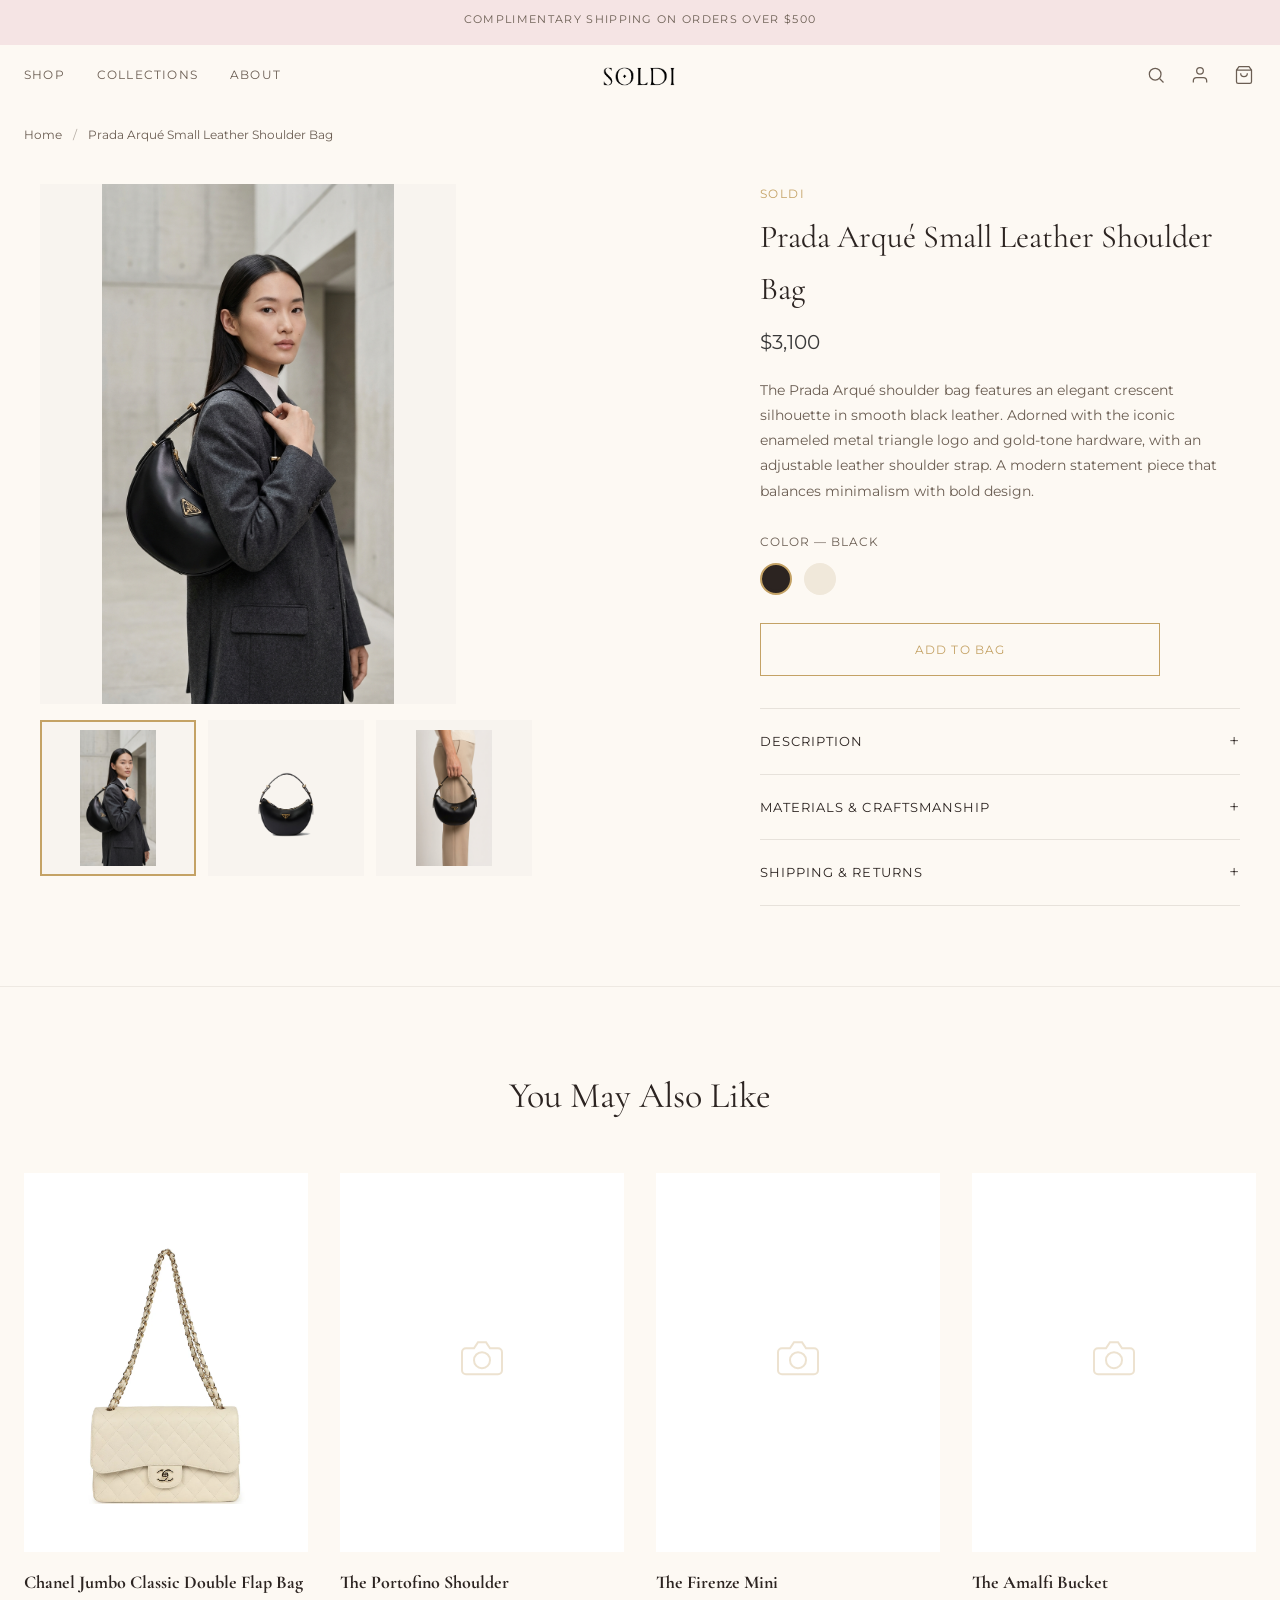
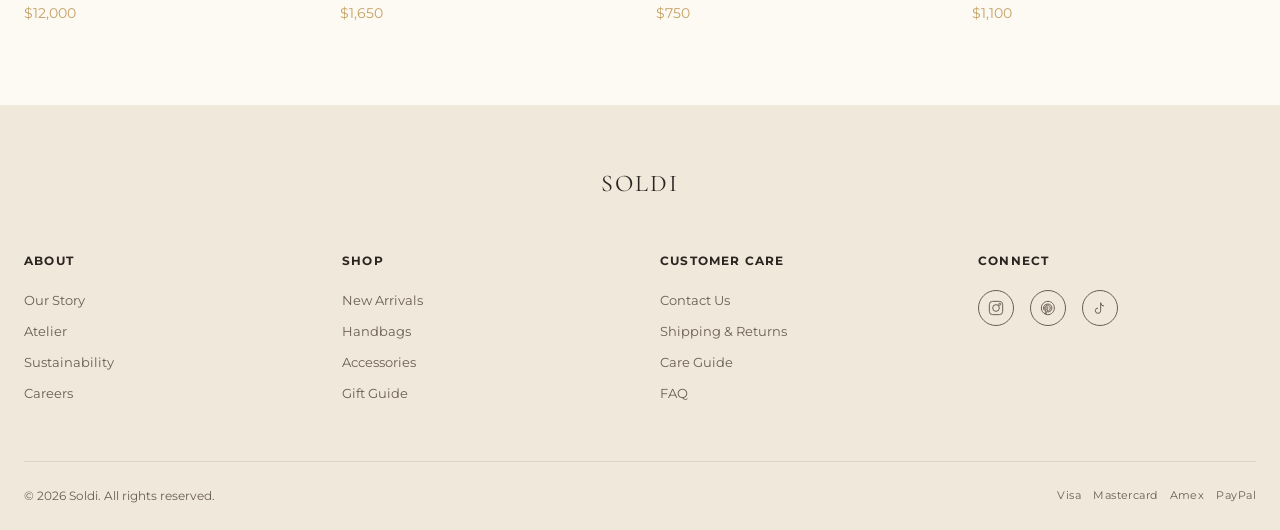
<file: prada.html>
<!DOCTYPE html>
<html lang="en">
<head>
  <meta charset="UTF-8">
  <meta name="viewport" content="width=device-width, initial-scale=1.0, maximum-scale=1.0, user-scalable=no">
  <title>Prada Arqué Small Leather Shoulder Bag — Soldi</title>
  <link rel="preconnect" href="https://fonts.googleapis.com">
  <link rel="preconnect" href="https://fonts.gstatic.com" crossorigin>
  <link href="https://fonts.googleapis.com/css2?family=Cormorant+Garamond:ital,wght@0,300;0,400;0,500;1,400&family=Montserrat:wght@300;400;500&display=swap" rel="stylesheet">
  <link rel="stylesheet" href="css/style.css?v=14">
</head>
<body>

  <!-- Announcement Bar -->
  <div class="announcement-bar">
    <p>Complimentary Shipping on Orders Over $500</p>
  </div>

  <!-- Header -->
  <header class="site-header scrolled">
    <div class="header-inner">
      <div class="hamburger" aria-label="Menu">
        <span></span>
        <span></span>
        <span></span>
      </div>
      <nav class="nav-left">
        <a href="index.html">Shop</a>
        <a href="#">Collections</a>
        <a href="#">About</a>
      </nav>
      <a href="index.html" class="logo">
        <img src="images/logo.png" alt="Soldi">
      </a>
      <div class="nav-right">
        <button class="icon-btn" aria-label="Search">
          <svg viewBox="0 0 24 24"><circle cx="11" cy="11" r="7"/><line x1="16.5" y1="16.5" x2="21" y2="21"/></svg>
        </button>
        <button class="icon-btn" aria-label="Account">
          <svg viewBox="0 0 24 24"><path d="M20 21v-2a4 4 0 00-4-4H8a4 4 0 00-4 4v2"/><circle cx="12" cy="7" r="4"/></svg>
        </button>
        <button class="icon-btn" aria-label="Cart">
          <svg viewBox="0 0 24 24"><path d="M6 2L3 6v14a2 2 0 002 2h14a2 2 0 002-2V6l-3-4zM3 6h18"/><path d="M16 10a4 4 0 01-8 0"/></svg>
        </button>
      </div>
    </div>
  </header>

  <!-- Mobile Drawer -->
  <div class="mobile-drawer">
    <a href="index.html">Shop</a>
    <a href="#">Collections</a>
    <a href="#">About</a>
  </div>

  <!-- Breadcrumb -->
  <div class="breadcrumb">
    <div class="container">
      <a href="index.html">Home</a>
      <span>/</span>
      Prada Arqué Small Leather Shoulder Bag
    </div>
  </div>

  <!-- Product Detail -->
  <section class="product-detail">
    <div class="container">
      <div class="product-detail-inner">

        <!-- Gallery -->
        <div class="product-gallery fade-in">
          <div class="gallery-main">
            <img src="images/prada-arque-model.png" alt="Prada Arqué Small Leather Shoulder Bag" class="gallery-main-img">
          </div>
          <div class="gallery-thumbs">
            <div class="gallery-thumb active" data-img="images/prada-arque-model.png"><img src="images/prada-arque-model.png" alt="Model view"></div>
            <div class="gallery-thumb" data-img="images/prada-arque.png"><img src="images/prada-arque.png" alt="Front view"></div>
            <div class="gallery-thumb" data-img="images/prada-arque-held.png"><img src="images/prada-arque-held.png" alt="Held view"></div>
          </div>
        </div>

        <!-- Product Info -->
        <div class="product-info fade-in">
          <p class="brand-label">Soldi</p>
          <h1 class="product-title">Prada Arqué Small Leather Shoulder Bag</h1>
          <p class="product-price">$3,100</p>
          <p class="product-desc">The Prada Arqué shoulder bag features an elegant crescent silhouette in smooth black leather. Adorned with the iconic enameled metal triangle logo and gold-tone hardware, with an adjustable leather shoulder strap. A modern statement piece that balances minimalism with bold design.</p>

          <!-- Color Selector -->
          <div class="color-selector">
            <p class="color-selector-label">Color — Black</p>
            <div class="color-swatches">
              <div class="swatch swatch-black active"></div>
              <div class="swatch swatch-cream"></div>
            </div>
          </div>

          <!-- Add to Bag -->
          <button class="btn btn-full">Add to Bag</button>

          <!-- Accordions -->
          <div class="accordion-item">
            <div class="accordion-header">
              <span>Description</span>
              <span class="accordion-icon">+</span>
            </div>
            <div class="accordion-content">
              <div class="accordion-content-inner">
                <p>The Arqué small shoulder bag is defined by its crescent moon silhouette, a modern reinterpretation of the hobo bag. Crafted from smooth calf leather with a zip closure and lined interior. Dimensions: 22.5cm W × 18.5cm H × 6.5cm D.</p>
              </div>
            </div>
          </div>

          <div class="accordion-item">
            <div class="accordion-header">
              <span>Materials & Craftsmanship</span>
              <span class="accordion-icon">+</span>
            </div>
            <div class="accordion-content">
              <div class="accordion-content-inner">
                <p>Smooth calf leather exterior. Metal logo lettering with enamel triangle. Gold-tone hardware throughout. Nappa leather lining. Made in Italy. Comes with dust bag and authenticity card.</p>
              </div>
            </div>
          </div>

          <div class="accordion-item">
            <div class="accordion-header">
              <span>Shipping & Returns</span>
              <span class="accordion-icon">+</span>
            </div>
            <div class="accordion-content">
              <div class="accordion-content-inner">
                <p>Complimentary ground shipping on orders over $500. Express shipping available at checkout. We offer a 14-day return policy for unused items in original packaging. For details, visit our Customer Care page.</p>
              </div>
            </div>
          </div>

        </div>
      </div>
    </div>
  </section>

  <!-- You May Also Like -->
  <section class="also-like">
    <div class="container fade-in">
      <h2 class="section-heading">You May Also Like</h2>
      <div class="product-grid">

        <a href="product.html" class="product-card">
          <div class="product-card-image">
            <img src="images/chanel-chain.webp" alt="Chanel Jumbo Classic Double Flap Bag">
          </div>
          <h3 class="product-card-name">Chanel Jumbo Classic Double Flap Bag</h3>
          <p class="product-card-price">$12,000</p>
        </a>

        <a href="product.html" class="product-card">
          <div class="product-card-image">
            <div class="placeholder-icon"><svg viewBox="0 0 24 24"><path d="M20 7h-4l-2-3H10L8 7H4a2 2 0 00-2 2v9a2 2 0 002 2h16a2 2 0 002-2V9a2 2 0 00-2-2z"/><circle cx="12" cy="13" r="4"/></svg></div>
          </div>
          <h3 class="product-card-name">The Portofino Shoulder</h3>
          <p class="product-card-price">$1,650</p>
        </a>

        <a href="product.html" class="product-card">
          <div class="product-card-image">
            <div class="placeholder-icon"><svg viewBox="0 0 24 24"><path d="M20 7h-4l-2-3H10L8 7H4a2 2 0 00-2 2v9a2 2 0 002 2h16a2 2 0 002-2V9a2 2 0 00-2-2z"/><circle cx="12" cy="13" r="4"/></svg></div>
          </div>
          <h3 class="product-card-name">The Firenze Mini</h3>
          <p class="product-card-price">$750</p>
        </a>

        <a href="product.html" class="product-card">
          <div class="product-card-image">
            <div class="placeholder-icon"><svg viewBox="0 0 24 24"><path d="M20 7h-4l-2-3H10L8 7H4a2 2 0 00-2 2v9a2 2 0 002 2h16a2 2 0 002-2V9a2 2 0 00-2-2z"/><circle cx="12" cy="13" r="4"/></svg></div>
          </div>
          <h3 class="product-card-name">The Amalfi Bucket</h3>
          <p class="product-card-price">$1,100</p>
        </a>

      </div>
    </div>
  </section>

  <!-- Footer -->
  <footer class="site-footer">
    <div class="container">
      <div class="footer-logo">
        <span class="logo-text">SOLDI</span>
      </div>
      <div class="footer-grid">
        <div class="footer-col">
          <h4>About</h4>
          <a href="#">Our Story</a>
          <a href="#">Atelier</a>
          <a href="#">Sustainability</a>
          <a href="#">Careers</a>
        </div>
        <div class="footer-col">
          <h4>Shop</h4>
          <a href="#">New Arrivals</a>
          <a href="#">Handbags</a>
          <a href="#">Accessories</a>
          <a href="#">Gift Guide</a>
        </div>
        <div class="footer-col">
          <h4>Customer Care</h4>
          <a href="#">Contact Us</a>
          <a href="#">Shipping & Returns</a>
          <a href="#">Care Guide</a>
          <a href="#">FAQ</a>
        </div>
        <div class="footer-col">
          <h4>Connect</h4>
          <div class="social-links">
            <a href="#" aria-label="Instagram">
              <svg viewBox="0 0 24 24"><rect x="2" y="2" width="20" height="20" rx="5"/><circle cx="12" cy="12" r="5"/><circle cx="17.5" cy="6.5" r="1.5"/></svg>
            </a>
            <a href="#" aria-label="Pinterest">
              <svg viewBox="0 0 24 24"><path d="M12 2C6.48 2 2 6.48 2 12c0 4.08 2.46 7.58 5.97 9.12-.08-.72-.16-1.83.03-2.62.17-.71 1.12-4.75 1.12-4.75s-.29-.57-.29-1.41c0-1.32.77-2.31 1.72-2.31.81 0 1.2.61 1.2 1.34 0 .82-.52 2.04-.79 3.17-.22.95.47 1.72 1.41 1.72 1.69 0 2.99-1.78 2.99-4.36 0-2.28-1.64-3.87-3.98-3.87-2.71 0-4.3 2.03-4.3 4.13 0 .82.31 1.69.71 2.17.08.09.09.18.07.27-.07.3-.24.95-.27 1.08-.04.18-.14.22-.33.13-1.23-.57-2-2.37-2-3.81 0-3.1 2.25-5.95 6.49-5.95 3.41 0 6.06 2.43 6.06 5.67 0 3.39-2.14 6.11-5.1 6.11-1 0-1.93-.52-2.25-1.13l-.61 2.34c-.22.86-.82 1.93-1.22 2.59.92.28 1.9.44 2.91.44 5.52 0 10-4.48 10-10S17.52 2 12 2z"/></svg>
            </a>
            <a href="#" aria-label="TikTok">
              <svg viewBox="0 0 24 24"><path d="M9 12a4 4 0 104 4V4a5 5 0 005 5"/></svg>
            </a>
          </div>
        </div>
      </div>
      <div class="sub-footer">
        <p>&copy; 2026 Soldi. All rights reserved.</p>
        <div class="payment-icons">
          <span>Visa</span>
          <span>Mastercard</span>
          <span>Amex</span>
          <span>PayPal</span>
        </div>
      </div>
    </div>
  </footer>

  <script src="js/main.js"></script>
</body>
</html>
</file>
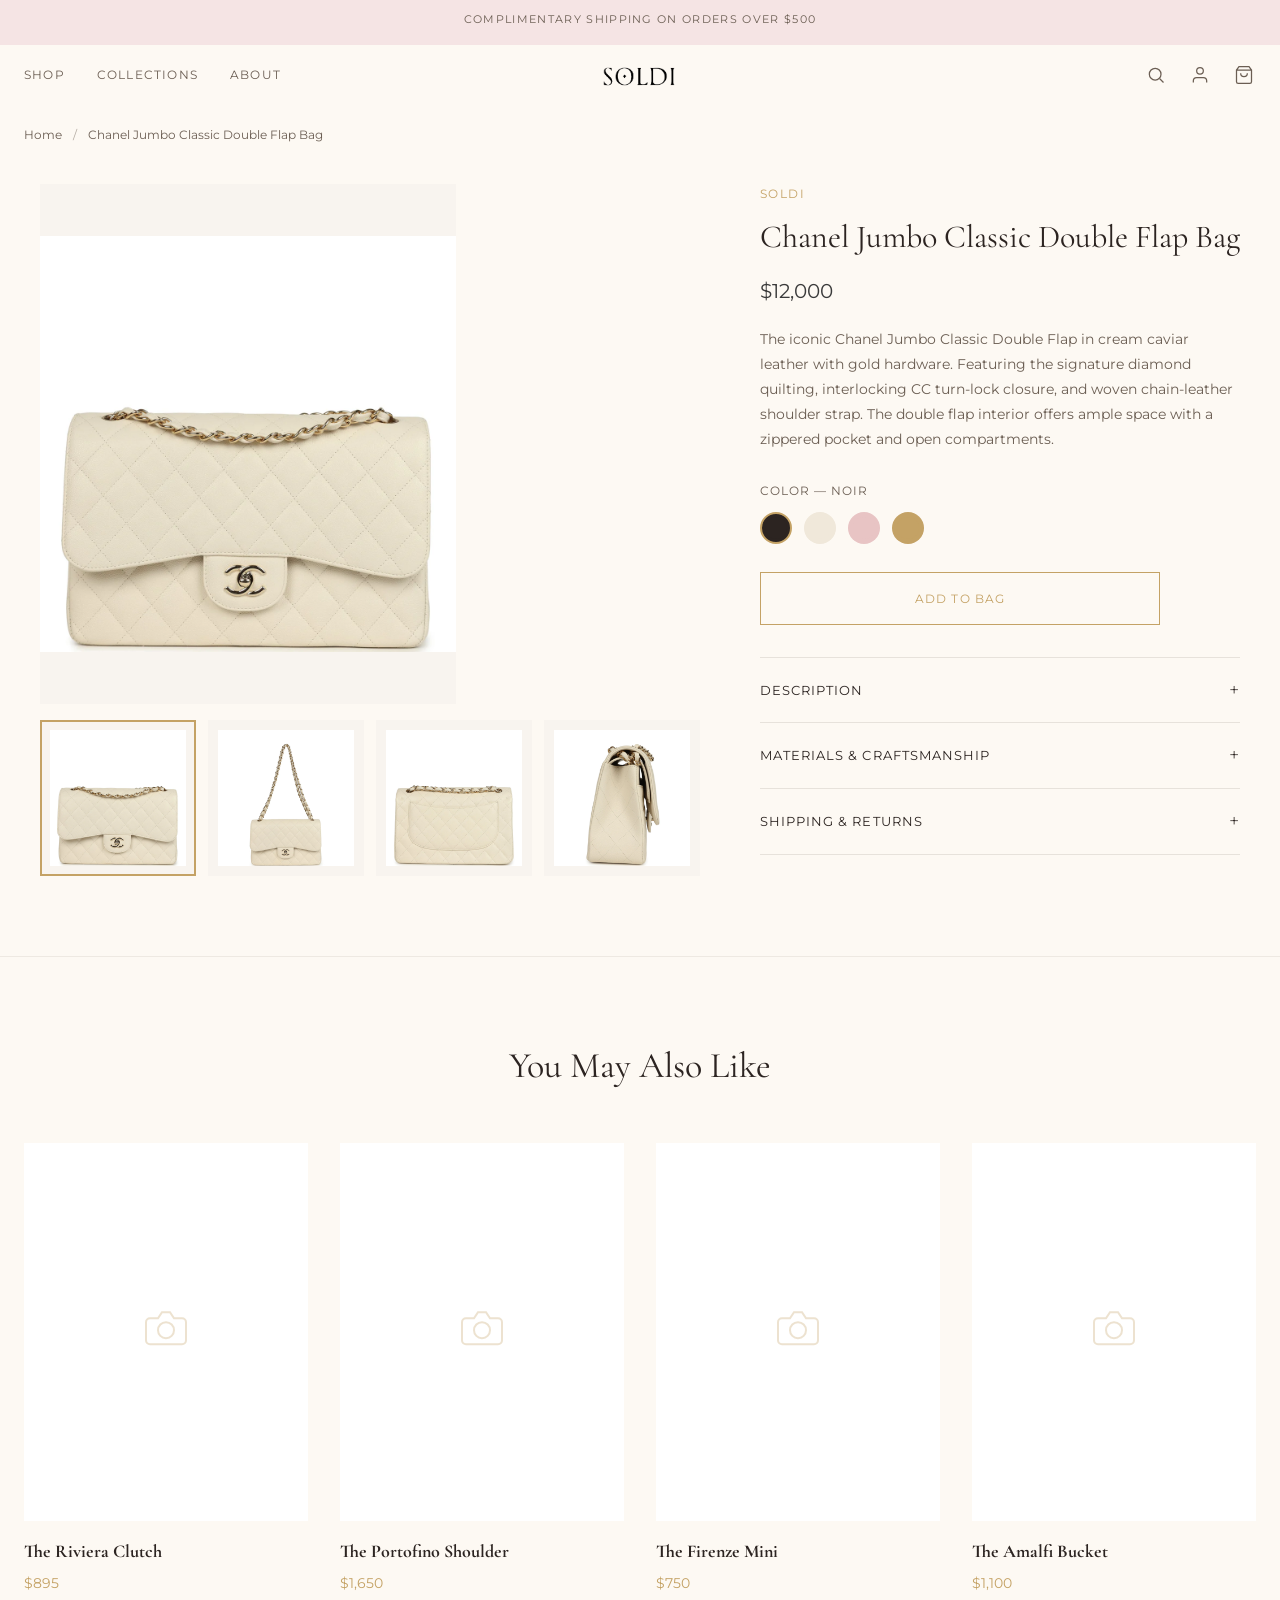
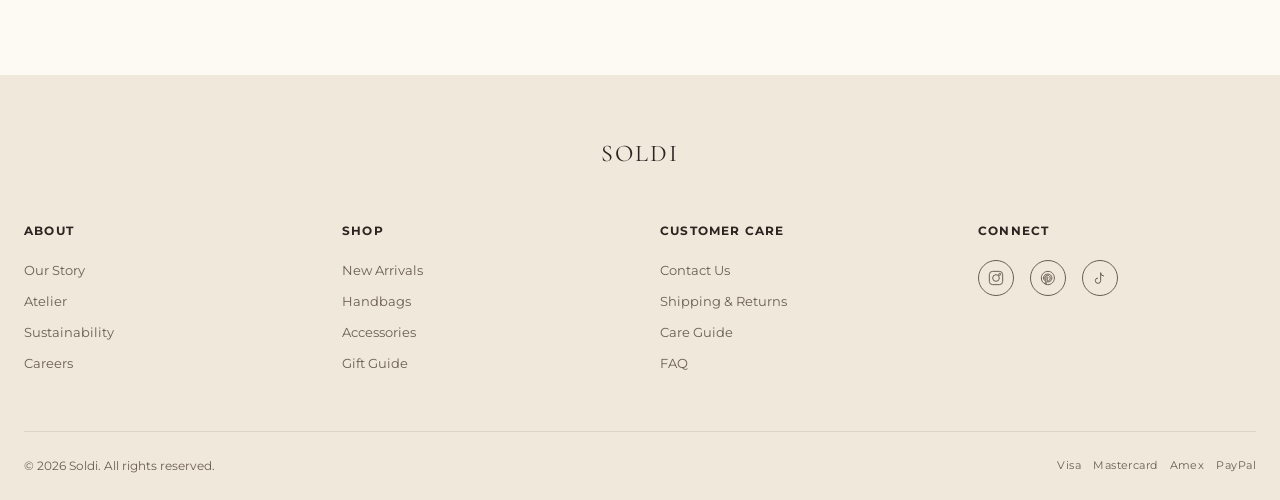
<file: product.html>
<!DOCTYPE html>
<html lang="en">
<head>
  <meta charset="UTF-8">
  <meta name="viewport" content="width=device-width, initial-scale=1.0, maximum-scale=1.0, user-scalable=no">
  <title>Chanel Jumbo Classic Double Flap Bag — Soldi</title>
  <link rel="preconnect" href="https://fonts.googleapis.com">
  <link rel="preconnect" href="https://fonts.gstatic.com" crossorigin>
  <link href="https://fonts.googleapis.com/css2?family=Cormorant+Garamond:ital,wght@0,300;0,400;0,500;1,400&family=Montserrat:wght@300;400;500&display=swap" rel="stylesheet">
  <link rel="stylesheet" href="css/style.css">
</head>
<body>

  <!-- Announcement Bar -->
  <div class="announcement-bar">
    <p>Complimentary Shipping on Orders Over $500</p>
  </div>

  <!-- Header -->
  <header class="site-header scrolled">
    <div class="header-inner">
      <div class="hamburger" aria-label="Menu">
        <span></span>
        <span></span>
        <span></span>
      </div>
      <nav class="nav-left">
        <a href="index.html">Shop</a>
        <a href="#">Collections</a>
        <a href="#">About</a>
      </nav>
      <a href="index.html" class="logo">
        <img src="images/logo.png" alt="Soldi">
      </a>
      <div class="nav-right">
        <button class="icon-btn" aria-label="Search">
          <svg viewBox="0 0 24 24"><circle cx="11" cy="11" r="7"/><line x1="16.5" y1="16.5" x2="21" y2="21"/></svg>
        </button>
        <button class="icon-btn" aria-label="Account">
          <svg viewBox="0 0 24 24"><path d="M20 21v-2a4 4 0 00-4-4H8a4 4 0 00-4 4v2"/><circle cx="12" cy="7" r="4"/></svg>
        </button>
        <button class="icon-btn" aria-label="Cart">
          <svg viewBox="0 0 24 24"><path d="M6 2L3 6v14a2 2 0 002 2h14a2 2 0 002-2V6l-3-4zM3 6h18"/><path d="M16 10a4 4 0 01-8 0"/></svg>
        </button>
      </div>
    </div>
  </header>

  <!-- Mobile Drawer -->
  <div class="mobile-drawer">
    <a href="index.html">Shop</a>
    <a href="#">Collections</a>
    <a href="#">About</a>
  </div>

  <!-- Breadcrumb -->
  <div class="breadcrumb">
    <div class="container">
      <a href="index.html">Home</a>
      <span>/</span>
      Chanel Jumbo Classic Double Flap Bag
    </div>
  </div>

  <!-- Product Detail -->
  <section class="product-detail">
    <div class="container">
      <div class="product-detail-inner">

        <!-- Gallery -->
        <div class="product-gallery fade-in">
          <div class="gallery-main">
            <img src="images/chanel-front.webp" alt="Chanel Jumbo Classic Double Flap Bag" class="gallery-main-img">
          </div>
          <div class="gallery-thumbs">
            <div class="gallery-thumb active" data-img="images/chanel-front.webp"><img src="images/chanel-front.webp" alt="Front view"></div>
            <div class="gallery-thumb" data-img="images/chanel-chain.webp"><img src="images/chanel-chain.webp" alt="Chain detail"></div>
            <div class="gallery-thumb" data-img="images/chanel-back.webp"><img src="images/chanel-back.webp" alt="Back view"></div>
            <div class="gallery-thumb" data-img="images/chanel-side.webp"><img src="images/chanel-side.webp" alt="Side view"></div>
          </div>
        </div>

        <!-- Product Info -->
        <div class="product-info fade-in">
          <p class="brand-label">Soldi</p>
          <h1 class="product-title">Chanel Jumbo Classic Double Flap Bag</h1>
          <p class="product-price">$12,000</p>
          <p class="product-desc">The iconic Chanel Jumbo Classic Double Flap in cream caviar leather with gold hardware. Featuring the signature diamond quilting, interlocking CC turn-lock closure, and woven chain-leather shoulder strap. The double flap interior offers ample space with a zippered pocket and open compartments.</p>

          <!-- Color Selector -->
          <div class="color-selector">
            <p class="color-selector-label">Color — Noir</p>
            <div class="color-swatches">
              <div class="swatch swatch-black active"></div>
              <div class="swatch swatch-cream"></div>
              <div class="swatch swatch-pink"></div>
              <div class="swatch swatch-gold"></div>
            </div>
          </div>

          <!-- Add to Bag -->
          <button class="btn btn-full">Add to Bag</button>

          <!-- Accordions -->
          <div class="accordion-item">
            <div class="accordion-header">
              <span>Description</span>
              <span class="accordion-icon">+</span>
            </div>
            <div class="accordion-content">
              <div class="accordion-content-inner">
                <p>The Classique Tote embodies effortless sophistication. Its structured silhouette holds its shape beautifully while remaining soft to the touch. Interior zip pocket and two open pockets for organization. Dimensions: 32cm W × 28cm H × 14cm D.</p>
              </div>
            </div>
          </div>

          <div class="accordion-item">
            <div class="accordion-header">
              <span>Materials & Craftsmanship</span>
              <span class="accordion-icon">+</span>
            </div>
            <div class="accordion-content">
              <div class="accordion-content-inner">
                <p>Premium Italian pebbled leather exterior. Luxurious suede lining. Gold-tone brass hardware. Each bag is handcrafted by our artisans, taking over 20 hours to complete. Comes with a dust bag and authenticity card.</p>
              </div>
            </div>
          </div>

          <div class="accordion-item">
            <div class="accordion-header">
              <span>Shipping & Returns</span>
              <span class="accordion-icon">+</span>
            </div>
            <div class="accordion-content">
              <div class="accordion-content-inner">
                <p>Complimentary ground shipping on orders over $500. Express shipping available at checkout. We offer a 14-day return policy for unused items in original packaging. For details, visit our Customer Care page.</p>
              </div>
            </div>
          </div>

        </div>
      </div>
    </div>
  </section>

  <!-- You May Also Like -->
  <section class="also-like">
    <div class="container fade-in">
      <h2 class="section-heading">You May Also Like</h2>
      <div class="product-grid">

        <a href="product.html" class="product-card">
          <div class="product-card-image">
            <div class="placeholder-icon"><svg viewBox="0 0 24 24"><path d="M20 7h-4l-2-3H10L8 7H4a2 2 0 00-2 2v9a2 2 0 002 2h16a2 2 0 002-2V9a2 2 0 00-2-2z"/><circle cx="12" cy="13" r="4"/></svg></div>
          </div>
          <h3 class="product-card-name">The Riviera Clutch</h3>
          <p class="product-card-price">$895</p>
        </a>

        <a href="product.html" class="product-card">
          <div class="product-card-image">
            <div class="placeholder-icon"><svg viewBox="0 0 24 24"><path d="M20 7h-4l-2-3H10L8 7H4a2 2 0 00-2 2v9a2 2 0 002 2h16a2 2 0 002-2V9a2 2 0 00-2-2z"/><circle cx="12" cy="13" r="4"/></svg></div>
          </div>
          <h3 class="product-card-name">The Portofino Shoulder</h3>
          <p class="product-card-price">$1,650</p>
        </a>

        <a href="product.html" class="product-card">
          <div class="product-card-image">
            <div class="placeholder-icon"><svg viewBox="0 0 24 24"><path d="M20 7h-4l-2-3H10L8 7H4a2 2 0 00-2 2v9a2 2 0 002 2h16a2 2 0 002-2V9a2 2 0 00-2-2z"/><circle cx="12" cy="13" r="4"/></svg></div>
          </div>
          <h3 class="product-card-name">The Firenze Mini</h3>
          <p class="product-card-price">$750</p>
        </a>

        <a href="product.html" class="product-card">
          <div class="product-card-image">
            <div class="placeholder-icon"><svg viewBox="0 0 24 24"><path d="M20 7h-4l-2-3H10L8 7H4a2 2 0 00-2 2v9a2 2 0 002 2h16a2 2 0 002-2V9a2 2 0 00-2-2z"/><circle cx="12" cy="13" r="4"/></svg></div>
          </div>
          <h3 class="product-card-name">The Amalfi Bucket</h3>
          <p class="product-card-price">$1,100</p>
        </a>

      </div>
    </div>
  </section>

  <!-- Footer -->
  <footer class="site-footer">
    <div class="container">
      <div class="footer-logo">
        <span class="logo-text">SOLDI</span>
      </div>
      <div class="footer-grid">
        <div class="footer-col">
          <h4>About</h4>
          <a href="#">Our Story</a>
          <a href="#">Atelier</a>
          <a href="#">Sustainability</a>
          <a href="#">Careers</a>
        </div>
        <div class="footer-col">
          <h4>Shop</h4>
          <a href="#">New Arrivals</a>
          <a href="#">Handbags</a>
          <a href="#">Accessories</a>
          <a href="#">Gift Guide</a>
        </div>
        <div class="footer-col">
          <h4>Customer Care</h4>
          <a href="#">Contact Us</a>
          <a href="#">Shipping & Returns</a>
          <a href="#">Care Guide</a>
          <a href="#">FAQ</a>
        </div>
        <div class="footer-col">
          <h4>Connect</h4>
          <div class="social-links">
            <a href="#" aria-label="Instagram">
              <svg viewBox="0 0 24 24"><rect x="2" y="2" width="20" height="20" rx="5"/><circle cx="12" cy="12" r="5"/><circle cx="17.5" cy="6.5" r="1.5"/></svg>
            </a>
            <a href="#" aria-label="Pinterest">
              <svg viewBox="0 0 24 24"><path d="M12 2C6.48 2 2 6.48 2 12c0 4.08 2.46 7.58 5.97 9.12-.08-.72-.16-1.83.03-2.62.17-.71 1.12-4.75 1.12-4.75s-.29-.57-.29-1.41c0-1.32.77-2.31 1.72-2.31.81 0 1.2.61 1.2 1.34 0 .82-.52 2.04-.79 3.17-.22.95.47 1.72 1.41 1.72 1.69 0 2.99-1.78 2.99-4.36 0-2.28-1.64-3.87-3.98-3.87-2.71 0-4.3 2.03-4.3 4.13 0 .82.31 1.69.71 2.17.08.09.09.18.07.27-.07.3-.24.95-.27 1.08-.04.18-.14.22-.33.13-1.23-.57-2-2.37-2-3.81 0-3.1 2.25-5.95 6.49-5.95 3.41 0 6.06 2.43 6.06 5.67 0 3.39-2.14 6.11-5.1 6.11-1 0-1.93-.52-2.25-1.13l-.61 2.34c-.22.86-.82 1.93-1.22 2.59.92.28 1.9.44 2.91.44 5.52 0 10-4.48 10-10S17.52 2 12 2z"/></svg>
            </a>
            <a href="#" aria-label="TikTok">
              <svg viewBox="0 0 24 24"><path d="M9 12a4 4 0 104 4V4a5 5 0 005 5"/></svg>
            </a>
          </div>
        </div>
      </div>
      <div class="sub-footer">
        <p>&copy; 2026 Soldi. All rights reserved.</p>
        <div class="payment-icons">
          <span>Visa</span>
          <span>Mastercard</span>
          <span>Amex</span>
          <span>PayPal</span>
        </div>
      </div>
    </div>
  </footer>

  <script src="js/main.js"></script>
</body>
</html>
</file>
<file: css/style.css>
/* ===========================
   SOLDI — Luxury Handbag Brand
   =========================== */

/* --- Custom Properties --- */
:root {
  --bg: #FDF9F3;
  --text: #3A3A3A;
  --heading: #2C2421;
  --accent-gold: #C4A265;
  --accent-pink: #E8C4C4;
  --btn-bg: #C4A265;
  --btn-hover: #A8873F;
  --footer-bg: #F0E8DA;
  --nav-text: #6B5E53;

  --font-heading: 'Cormorant Garamond', serif;
  --font-body: 'Montserrat', sans-serif;

  --max-width: 1400px;
  --section-pad: 80px;
  --transition: 0.3s ease;
}

/* --- Reset --- */
*, *::before, *::after {
  margin: 0;
  padding: 0;
  box-sizing: border-box;
}

html {
  scroll-behavior: smooth;
  -webkit-text-size-adjust: 100%;
  touch-action: manipulation;
}

body {
  font-family: var(--font-body);
  color: var(--text);
  background: var(--bg);
  line-height: 1.6;
  -webkit-font-smoothing: antialiased;
}

a {
  text-decoration: none;
  color: inherit;
}

ul {
  list-style: none;
}

img {
  max-width: 100%;
  display: block;
}

button, input {
  font-family: inherit;
  border: none;
  outline: none;
  background: none;
}

/* --- Utility --- */
.container {
  max-width: var(--max-width);
  margin: 0 auto;
  padding: 0 24px;
}

.fade-in {
  opacity: 0;
  transform: translateY(24px);
  transition: opacity 0.7s ease, transform 0.7s ease;
}

.fade-in.visible {
  opacity: 1;
  transform: translateY(0);
}

/* --- Announcement Bar --- */
.announcement-bar {
  background: #F5E4E4;
  text-align: center;
  padding: 14px 16px 20px;
}

.announcement-bar p {
  font-family: var(--font-body);
  font-size: 11px;
  text-transform: uppercase;
  letter-spacing: 0.12em;
  color: var(--nav-text);
  line-height: 1;
}

/* --- Header --- */
.site-header {
  position: sticky;
  top: 0;
  z-index: 1000;
  transition: background var(--transition), box-shadow var(--transition);
}

.site-header.transparent {
  background: transparent;
}

.site-header.scrolled {
  background: var(--bg);
  box-shadow: 0 1px 8px rgba(0,0,0,0.06);
}

.header-inner {
  display: flex;
  align-items: center;
  justify-content: space-between;
  padding: 18px 24px;
  max-width: var(--max-width);
  margin: 0 auto;
}

.nav-left {
  display: flex;
  gap: 32px;
}

.nav-left a {
  font-size: 12px;
  text-transform: uppercase;
  letter-spacing: 0.1em;
  color: var(--nav-text);
  transition: color var(--transition);
}

.nav-left a:hover {
  color: var(--accent-gold);
}

.logo {
  position: absolute;
  left: 50%;
  transform: translateX(-50%);
}

.logo img {
  height: 28px;
}

.logo-text {
  font-family: var(--font-heading);
  font-size: 28px;
  font-weight: 400;
  color: var(--heading);
  letter-spacing: 0.08em;
}

.nav-right {
  display: flex;
  gap: 20px;
  align-items: center;
}

.nav-right button {
  cursor: pointer;
  color: var(--nav-text);
  transition: color var(--transition);
}

.nav-right button:hover {
  color: var(--accent-gold);
}

.icon-btn {
  display: flex;
  align-items: center;
  justify-content: center;
  width: 24px;
  height: 24px;
}

.icon-btn svg {
  width: 20px;
  height: 20px;
  stroke: currentColor;
  fill: none;
  stroke-width: 1.5;
}

/* Hamburger */
.hamburger {
  display: none;
  cursor: pointer;
  flex-direction: column;
  gap: 5px;
}

.hamburger span {
  display: block;
  width: 22px;
  height: 1.5px;
  background: var(--heading);
  transition: transform var(--transition), opacity var(--transition);
}

.hamburger.active span:nth-child(1) {
  transform: rotate(45deg) translate(4px, 4px);
}

.hamburger.active span:nth-child(2) {
  opacity: 0;
}

.hamburger.active span:nth-child(3) {
  transform: rotate(-45deg) translate(5px, -5px);
}

/* Mobile Drawer */
.mobile-drawer {
  position: fixed;
  top: 0;
  left: 0;
  width: 100%;
  height: 100%;
  background: var(--bg);
  z-index: 999;
  display: flex;
  flex-direction: column;
  align-items: center;
  justify-content: center;
  gap: 36px;
  transform: translateX(-100%);
  transition: transform 0.4s ease;
}

.mobile-drawer.open {
  transform: translateX(0);
}

.mobile-drawer a {
  font-size: 16px;
  text-transform: uppercase;
  letter-spacing: 0.12em;
  color: var(--nav-text);
  transition: color var(--transition);
}

.mobile-drawer a:hover {
  color: var(--accent-gold);
}

/* --- Hero --- */
.hero {
  height: 100vh;
  display: flex;
  align-items: center;
  justify-content: center;
  padding-bottom: 14vh;
  text-align: center;
  background: url('../images/hero-bg.png') 60% bottom / 150% auto no-repeat;
  background-color: var(--bg);
  position: relative;
}

.hero::before {
  content: '';
  position: absolute;
  inset: 0;
  background: rgba(253, 249, 243, 0.7);
}

.hero .btn {
  background: var(--accent-gold);
  color: #fff;
  border-color: var(--accent-gold);
}

.hero .btn:hover {
  background: var(--btn-hover);
  border-color: var(--btn-hover);
}

.hero-content {
  position: relative;
  z-index: 1;
  opacity: 0;
  transform: translateY(30px);
  animation: heroFadeIn 1.2s ease 0.3s forwards;
}

@keyframes heroFadeIn {
  to {
    opacity: 1;
    transform: translateY(0);
  }
}

.hero-sub {
  font-family: var(--font-body);
  font-size: 12px;
  font-weight: 500;
  text-transform: uppercase;
  letter-spacing: 0.2em;
  color: var(--heading);
  margin-bottom: 20px;
}

.hero-title {
  font-family: var(--font-heading);
  font-size: 64px;
  font-weight: 400;
  color: var(--heading);
  line-height: 1.3;
  margin-bottom: 40px;
}

.btn {
  display: inline-block;
  padding: 18px 48px;
  background: transparent;
  color: var(--accent-gold);
  font-family: var(--font-body);
  font-size: 12px;
  text-transform: uppercase;
  letter-spacing: 0.1em;
  border: 1px solid var(--accent-gold);
  border-radius: 0;
  cursor: pointer;
  transition: background var(--transition), color var(--transition);
}

.btn:hover {
  background: var(--accent-gold);
  color: #fff;
}

/* --- Product Grid --- */
.product-grid-section {
  padding: var(--section-pad) 0;
}

.section-heading {
  font-family: var(--font-heading);
  font-size: 36px;
  font-weight: 400;
  color: var(--heading);
  text-align: center;
  margin-bottom: 48px;
}

.product-grid {
  display: grid;
  grid-template-columns: repeat(3, 1fr);
  gap: 32px;
}

.product-card {
  display: block;
  transition: transform var(--transition), box-shadow var(--transition);
}

.product-card:hover {
  opacity: 0.85;
}

.product-card-image {
  aspect-ratio: 3/4;
  background: #fff;
  margin-bottom: 16px;
  overflow: hidden;
  position: relative;
}

.product-card-image img {
  width: 100%;
  height: 100%;
  object-fit: contain;
  object-position: center;
}

.product-card-image .placeholder-icon {
  position: absolute;
  top: 50%;
  left: 50%;
  transform: translate(-50%, -50%);
  color: var(--accent-gold);
  opacity: 0.3;
}

.product-card-image .placeholder-icon svg {
  width: 48px;
  height: 48px;
  stroke: currentColor;
  fill: none;
  stroke-width: 1;
}

.product-card-name {
  font-family: var(--font-heading);
  font-size: 18px;
  color: var(--heading);
  margin-bottom: 6px;
}

.product-card-price {
  font-family: var(--font-body);
  font-size: 14px;
  color: var(--accent-gold);
}

/* --- Brand Story --- */
.brand-story {
  background: var(--accent-pink);
  padding: var(--section-pad) 0;
}

.brand-story-inner {
  display: grid;
  grid-template-columns: 1fr 1fr;
  gap: 60px;
  align-items: center;
}

.brand-story-image {
  aspect-ratio: 4/5;
  background: linear-gradient(135deg, #ddb8b8, #f3ebe0);
  position: relative;
}

.brand-story-image .placeholder-icon {
  position: absolute;
  top: 50%;
  left: 50%;
  transform: translate(-50%, -50%);
  color: #fff;
  opacity: 0.4;
}

.brand-story-image .placeholder-icon svg {
  width: 64px;
  height: 64px;
  stroke: currentColor;
  fill: none;
  stroke-width: 1;
}

.brand-story-text h2 {
  font-family: var(--font-heading);
  font-size: 36px;
  font-weight: 400;
  color: var(--heading);
  margin-bottom: 20px;
}

.brand-story-text p {
  font-size: 15px;
  color: var(--text);
  line-height: 1.8;
  margin-bottom: 24px;
}

.text-link {
  font-size: 13px;
  text-transform: uppercase;
  letter-spacing: 0.08em;
  color: var(--accent-gold);
  border-bottom: 1px solid var(--accent-gold);
  padding-bottom: 2px;
  transition: color var(--transition), border-color var(--transition);
}

.text-link:hover {
  color: var(--btn-hover);
  border-color: var(--btn-hover);
}

/* --- Newsletter --- */
.newsletter {
  padding: var(--section-pad) 0;
  text-align: center;
}

.newsletter h2 {
  font-family: var(--font-heading);
  font-size: 36px;
  font-weight: 400;
  color: var(--heading);
  margin-bottom: 12px;
}

.newsletter p {
  font-size: 14px;
  color: var(--nav-text);
  margin-bottom: 32px;
}

.newsletter-form {
  display: flex;
  justify-content: center;
  gap: 0;
  max-width: 500px;
  margin: 0 auto;
}

.newsletter-form input {
  flex: 1;
  padding: 14px 18px;
  border: 1px solid var(--accent-gold);
  border-radius: 0;
  font-size: 13px;
  color: var(--text);
  background: transparent;
}

.newsletter-form input::placeholder {
  color: var(--nav-text);
  text-transform: uppercase;
  letter-spacing: 0.06em;
  font-size: 11px;
}

.newsletter-form .btn {
  padding: 14px 32px;
}

/* --- Footer --- */
.site-footer {
  background: var(--footer-bg);
  padding: 60px 0 0;
}

.footer-logo {
  text-align: center;
  margin-bottom: 48px;
}

.footer-logo .logo-text {
  font-size: 24px;
}

.footer-grid {
  display: grid;
  grid-template-columns: repeat(4, 1fr);
  gap: 40px;
  margin-bottom: 48px;
}

.footer-col h4 {
  font-family: var(--font-body);
  font-size: 12px;
  text-transform: uppercase;
  letter-spacing: 0.1em;
  color: var(--heading);
  margin-bottom: 20px;
}

.footer-col a,
.footer-col p {
  display: block;
  font-size: 13px;
  color: var(--nav-text);
  margin-bottom: 10px;
  transition: color var(--transition);
}

.footer-col a:hover {
  color: var(--accent-gold);
}

.social-links {
  display: flex;
  gap: 16px;
}

.social-links a {
  display: flex;
  align-items: center;
  justify-content: center;
  width: 36px;
  height: 36px;
  border: 1px solid var(--nav-text);
  border-radius: 50%;
  transition: border-color var(--transition), color var(--transition);
}

.social-links a:hover {
  border-color: var(--accent-gold);
  color: var(--accent-gold);
}

.social-links svg {
  width: 16px;
  height: 16px;
  stroke: currentColor;
  fill: none;
  stroke-width: 1.5;
}

.sub-footer {
  border-top: 1px solid rgba(107,94,83,0.15);
  padding: 24px 0;
  display: flex;
  justify-content: space-between;
  align-items: center;
  font-size: 12px;
  color: var(--nav-text);
}

.payment-icons {
  display: flex;
  gap: 12px;
  align-items: center;
  font-size: 11px;
  color: var(--nav-text);
  letter-spacing: 0.04em;
}

/* ============================
   Product Detail Page
   ============================ */

/* --- Breadcrumb --- */
.breadcrumb {
  padding: 20px 0;
  font-size: 12px;
  color: var(--nav-text);
}

.breadcrumb a {
  transition: color var(--transition);
}

.breadcrumb a:hover {
  color: var(--accent-gold);
}

.breadcrumb span {
  margin: 0 8px;
  opacity: 0.5;
}

/* --- Product Detail --- */
.product-detail {
  padding: 20px 0 var(--section-pad);
}

.product-detail-inner {
  display: grid;
  grid-template-columns: 55% 1fr;
  gap: 60px;
  align-items: start;
  max-width: 1200px;
  margin: 0 auto;
  overflow: hidden;
}

.gallery-main {
  aspect-ratio: 4/5;
  background: #f8f4ef;
  margin-bottom: 16px;
  position: relative;
  overflow: hidden;
  max-height: 520px;
  display: flex;
  align-items: center;
  justify-content: center;
}

.gallery-main img {
  max-width: 100%;
  max-height: 100%;
  object-fit: contain;
}

.gallery-main .placeholder-icon {
  position: absolute;
  top: 50%;
  left: 50%;
  transform: translate(-50%, -50%);
  color: var(--accent-gold);
  opacity: 0.3;
}

.gallery-main .placeholder-icon svg {
  width: 64px;
  height: 64px;
  stroke: currentColor;
  fill: none;
  stroke-width: 1;
}

.gallery-thumbs {
  display: grid;
  grid-template-columns: repeat(4, 1fr);
  gap: 12px;
}

.gallery-thumb {
  aspect-ratio: 1/1;
  background: #f8f4ef;
  cursor: pointer;
  border: 2px solid transparent;
  transition: border-color var(--transition);
  overflow: hidden;
}

.gallery-thumb img {
  width: 100%;
  height: 100%;
  object-fit: contain;
  object-position: center;
  padding: 8px;
}

.gallery-thumb.active,
.gallery-thumb:hover {
  border-color: var(--accent-gold);
}

/* Product Info */
.product-info .brand-label {
  font-size: 12px;
  text-transform: uppercase;
  letter-spacing: 0.12em;
  color: var(--accent-gold);
  margin-bottom: 8px;
}

.product-info .product-title {
  font-family: var(--font-heading);
  font-size: 32px;
  font-weight: 400;
  color: var(--heading);
  margin-bottom: 12px;
  word-wrap: break-word;
}

.product-info .product-price {
  font-size: 20px;
  color: var(--text);
  margin-bottom: 20px;
}

.product-info .product-desc {
  font-size: 14px;
  line-height: 1.8;
  color: var(--nav-text);
  margin-bottom: 28px;
}

/* Color Selector */
.color-selector {
  margin-bottom: 28px;
}

.color-selector-label {
  font-size: 12px;
  text-transform: uppercase;
  letter-spacing: 0.08em;
  color: var(--nav-text);
  margin-bottom: 12px;
}

.color-swatches {
  display: flex;
  gap: 12px;
}

.swatch {
  width: 32px;
  height: 32px;
  border-radius: 50%;
  border: 2px solid transparent;
  cursor: pointer;
  transition: border-color var(--transition);
  position: relative;
}

.swatch.active {
  border-color: var(--accent-gold);
}

.swatch::after {
  content: '';
  position: absolute;
  inset: 3px;
  border-radius: 50%;
  background: inherit;
}

.swatch-black { background: #2C2421; }
.swatch-cream { background: #F0E8DA; }
.swatch-pink { background: var(--accent-pink); }
.swatch-gold { background: var(--accent-gold); }

.btn-full {
  display: block;
  width: 100%;
  max-width: 400px;
  text-align: center;
  margin-bottom: 32px;
}

/* Accordion */
.accordion-item {
  border-top: 1px solid rgba(107,94,83,0.15);
}

.accordion-item:last-child {
  border-bottom: 1px solid rgba(107,94,83,0.15);
}

.accordion-header {
  display: flex;
  justify-content: space-between;
  align-items: center;
  padding: 18px 0;
  cursor: pointer;
  font-size: 13px;
  text-transform: uppercase;
  letter-spacing: 0.08em;
  color: var(--heading);
  transition: color var(--transition);
}

.accordion-header:hover {
  color: var(--accent-gold);
}

.accordion-icon {
  font-size: 18px;
  font-weight: 300;
  transition: transform var(--transition);
}

.accordion-item.open .accordion-icon {
  transform: rotate(45deg);
}

.accordion-content {
  max-height: 0;
  overflow: hidden;
  transition: max-height 0.4s ease;
}

.accordion-content-inner {
  padding: 0 0 20px;
  font-size: 14px;
  line-height: 1.8;
  color: var(--nav-text);
}

/* --- You May Also Like --- */
.also-like {
  padding: var(--section-pad) 0;
  border-top: 1px solid rgba(107,94,83,0.1);
}

.also-like .product-grid {
  grid-template-columns: repeat(4, 1fr);
}

/* ============================
   Responsive
   ============================ */

@media (max-width: 1024px) {
  .hero-title {
    font-size: 48px;
  }

  .product-grid {
    grid-template-columns: repeat(2, 1fr);
  }

  .also-like .product-grid {
    grid-template-columns: repeat(2, 1fr);
  }

  .brand-story-inner {
    gap: 40px;
  }

  .product-detail-inner {
    grid-template-columns: 1fr 1fr;
    gap: 40px;
  }

  .footer-grid {
    grid-template-columns: repeat(2, 1fr);
  }
}

@media (max-width: 768px) {
  :root {
    --section-pad: 60px;
  }

  .nav-left {
    display: none;
  }

  .hamburger {
    display: flex;
  }

  .hero {
    height: 60vh;
    background-size: cover !important;
    background-position: center center !important;
    padding-bottom: 0;
  }

  .hero-title {
    font-size: 38px;
    padding: 0 16px;
  }

  .hero-sub {
    font-size: 11px;
  }

  .announcement-bar {
    padding: 10px 16px 12px;
  }

  .section-heading {
    font-size: 24px;
    font-weight: 300;
    margin-bottom: 28px;
  }

  .product-grid {
    grid-template-columns: repeat(2, 1fr);
    gap: 16px;
  }

  .desktop-only {
    display: none;
  }

  .brand-story-inner {
    grid-template-columns: 1fr;
    gap: 32px;
  }

  .brand-story-text {
    text-align: center;
  }

  .newsletter-form {
    flex-direction: column;
    gap: 12px;
  }

  .newsletter-form .btn {
    width: 100%;
  }

  .product-detail-inner {
    grid-template-columns: 1fr;
    gap: 24px;
  }

  .gallery-main {
    aspect-ratio: 3/4;
    background: #fff;
    max-height: none;
  }

  .gallery-main img {
    object-fit: cover;
    object-position: center 20%;
  }

  .gallery-thumbs {
    gap: 8px;
  }

  .also-like .product-grid {
    grid-template-columns: repeat(2, 1fr);
    gap: 12px;
  }

  .footer-grid {
    grid-template-columns: 1fr 1fr;
    gap: 32px;
  }

  .sub-footer {
    flex-direction: column;
    gap: 12px;
    text-align: center;
  }
}

@media (max-width: 480px) {
  .also-like .product-grid {
    grid-template-columns: repeat(2, 1fr);
    gap: 12px;
  }

  .footer-grid {
    grid-template-columns: 1fr;
    gap: 28px;
  }
}
</file>
